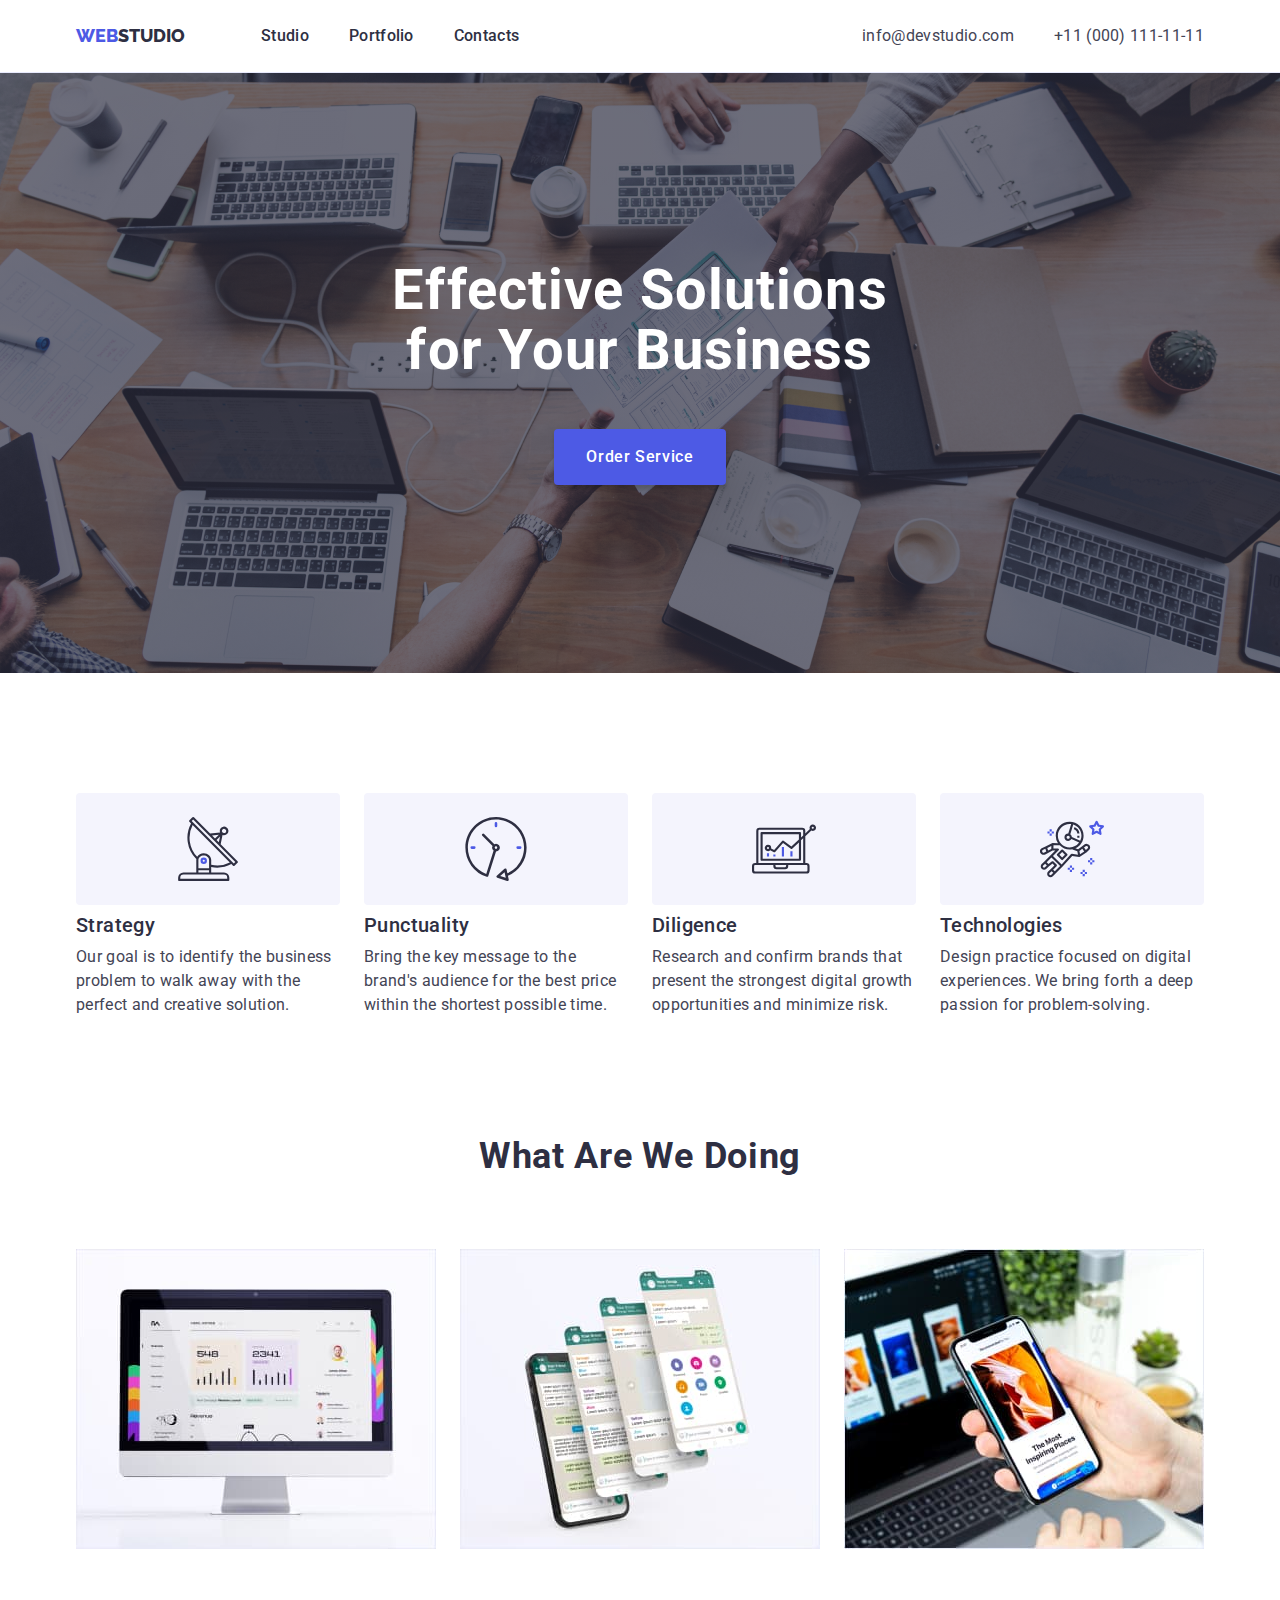
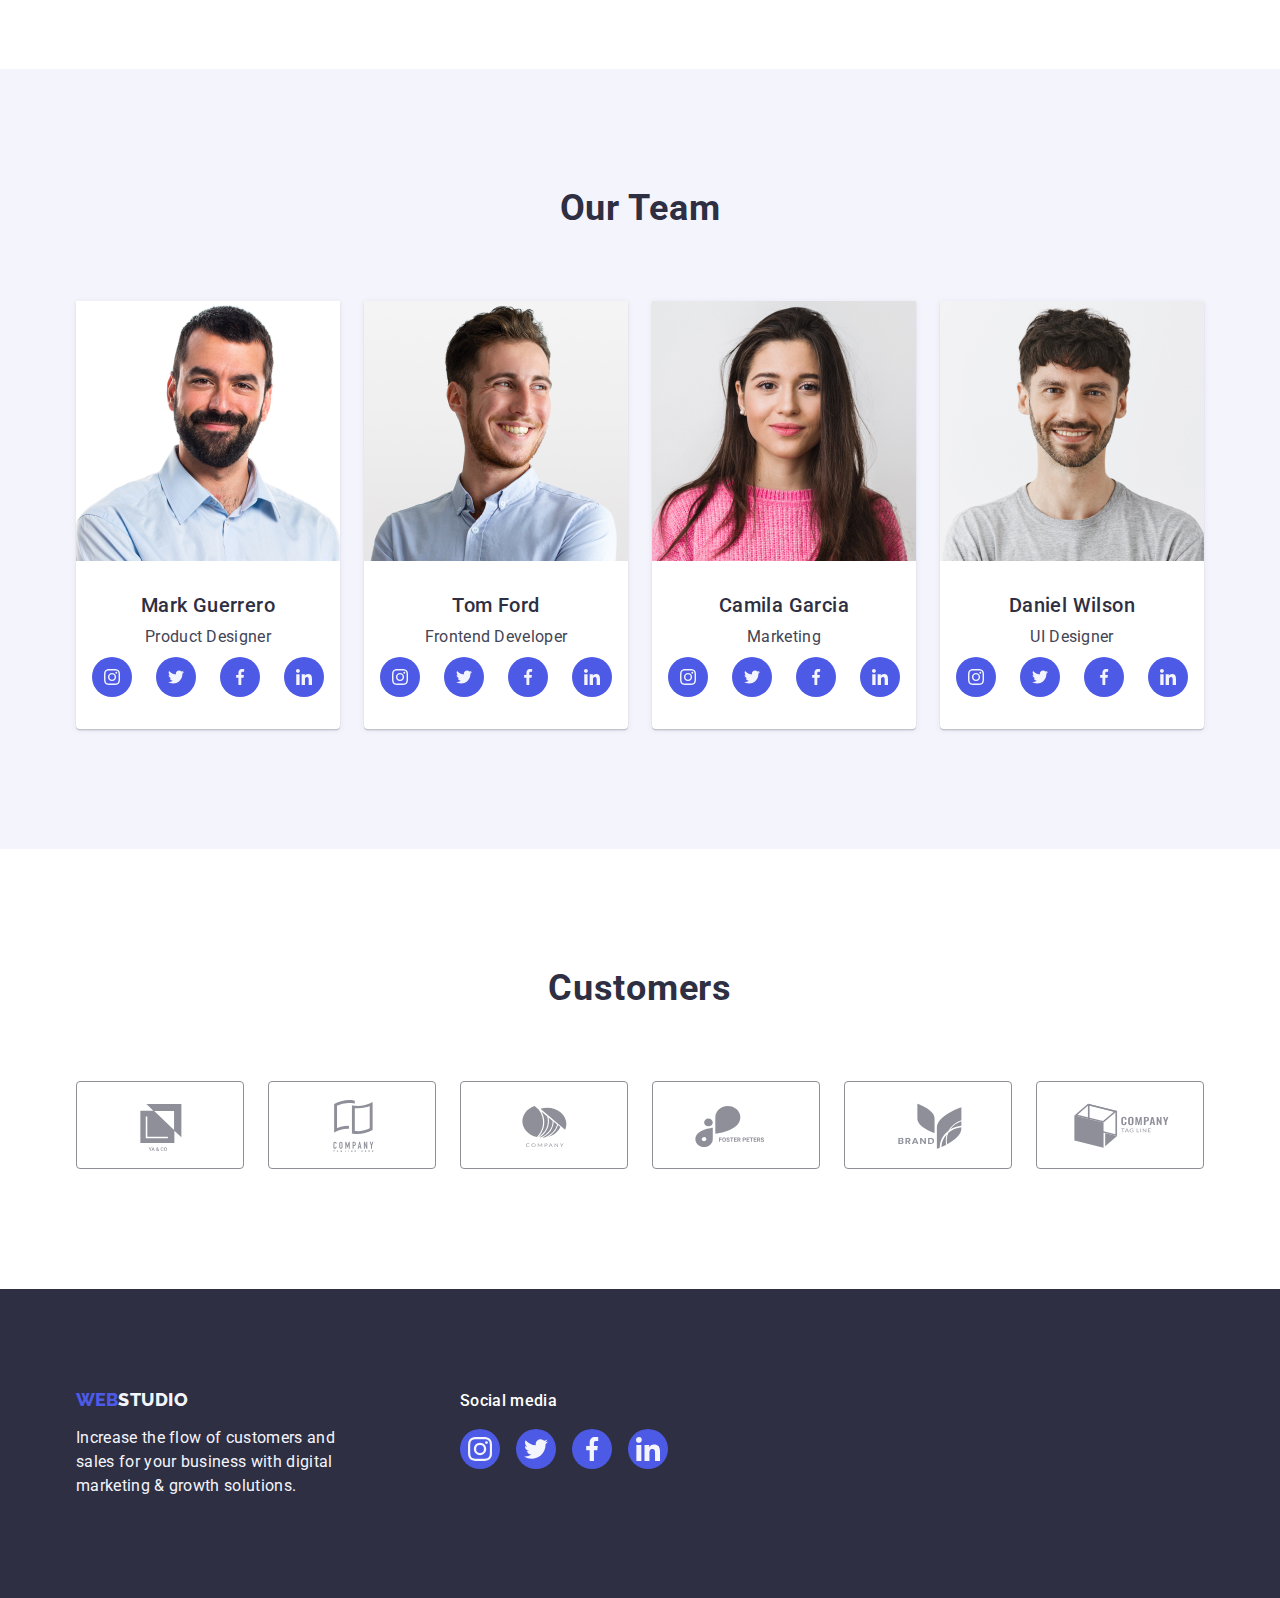
<file: index.html>
<!DOCTYPE html>
<html lang="en">
  <head>
    <meta charset="UTF-8" />
    <meta http-equiv="X-UA-Compatible" content="IE=edge" />
    <meta name="viewport" content="width=device-width, initial-scale=1.0" />
    <title>WebStudio</title>
    <link rel="preconnect" href="https://fonts.googleapis.com" />
    <link rel="preconnect" href="https://fonts.gstatic.com" crossorigin />
    <link
      href="https://fonts.googleapis.com/css2?family=Raleway:wght@800&family=Roboto:wght@400;500;700&display=swap"
      rel="stylesheet"
    />
    <link
      rel="stylesheet"
      href="https://cdnjs.cloudflare.com/ajax/libs/modern-normalize/1.1.0/modern-normalize.min.css"
    />
    <link rel="stylesheet" href="./css/styles.css" />
  </head>

  <body>
    <header class="page-header">
      <div class="container page-header-container">
        <nav class="page-navigation">
          <a href="./index.html" class="logo link"
            >Web<span class="dark-logo">Studio</span></a
          >
          <ul class="menu list">
            <li class="menu-item">
              <a href="./index.html" class="menu-link link">Studio</a>
            </li>
            <li class="menu-item">
              <a href="./portfolio.html" class="menu-link link">Portfolio</a>
            </li>
            <li class="menu-item">
              <a href="" class="menu-link link">Contacts</a>
            </li>
          </ul>
        </nav>
        <address class="contacts">
          <ul class="contact list">
            <li class="contact-item">
              <a href="mailto:info@devstudio.com" class="contact-link link"
                >info@devstudio.com</a
              >
            </li>
            <li class="contact-item">
              <a href="tel:+110001111111" class="contact-link link"
                >+11 (000) 111-11-11</a
              >
            </li>
          </ul>
        </address>
      </div>
    </header>

    <main>
      <!-- Hero-->

      <section class="hero">
        <div class="container">
          <h1 class="main-title">Effective Solutions for Your Business</h1>
          <button type="button" class="main-button">Order Service</button>
        </div>
      </section>

      <!--Plyusi Kompanii-->
      <section class="plyusi-companii section">
        <div class="container">
          <h2 hidden class="companii">Plyusi Kompanii</h2>
          <ul class="list companii-list">
            <li class="companii-item">
              <div class="companii-icon">
                <svg
                  class="companii-img-icon"
                  width="64" height="64"
                  aria-label="icon antenna"
                >
                  <use href="./images/icons.svg#icon-antenna"></use>
                </svg>
              </div>
              <h3 class="companii-title">Strategy</h3>
              <p class="companii-description">
                Our goal is to identify the business problem to walk away with
                the perfect and creative solution.
              </p>
            </li>
            <li class="companii-item">
              <div class="companii-icon">
                <svg
                  class="companii-img-icon"
                  width="64"
                  height="64"
                  aria-label="icon clock"
                >
                  <use href="./images/icons.svg#icon-clock"></use>
                </svg>
              </div>
              <h3 class="companii-title">Punctuality</h3>
              <p class="companii-description">
                Bring the key message to the brand's audience for the best price
                within the shortest possible time.
              </p>
            </li>
            <li class="companii-item">
              <div class="companii-icon">
                <svg
                  class="companii-img-icon"
                  width="64"
                  height="64"
                  aria-label="icon diagram"
                >
                  <use href="./images/icons.svg#icon-diagram"></use>
                </svg>
              </div>
              <h3 class="companii-title">Diligence</h3>
              <p class="companii-description">
                Research and confirm brands that present the strongest digital
                growth opportunities and minimize risk.
              </p>
            </li>
            <li class="companii-item">
              <div class="companii-icon">
                <svg
                  class="companii-img-icon"
                  width="64"
                  height="64"
                  aria-label="icon astronaut"
                >
                  <use href="./images/icons.svg#icon-astronaut"></use>
                </svg>
              </div>
              <h3 class="companii-title">Technologies</h3>
              <p class="companii-description">
                Design practice focused on digital experiences. We bring forth a
                deep passion for problem-solving.
              </p>
            </li>
          </ul>
        </div>
      </section>
      <!--What are we doing-->
      <section class="servises section">
        <div class="container">
          <h2 class="servise-title">What are we doing</h2>
          <ul class="list servise-list">
            <li class="servise-item">
              <img
                class="servise-img"
                src="./images/img1.jpg"
                alt="PC version"
                width="360"
              />
            </li>
            <li class="servise-item">
              <img
                class="servise-img"
                src="./images/img3.jpg"
                alt="Mobile version"
                width="360"
              />
            </li>
            <li class="servise-item">
              <img
                class="servise-img"
                src="./images/img2.jpg"
                alt="Both version"
                width="360"
              />
            </li>
          </ul>
        </div>
      </section>
      <!--Our team-->
      <section class="our-team section">
        <div class="container">
          <h2 class="our-team-title">Our Team</h2>
          <ul class="list our-team-list">
            <li class="our-team-item">
              <img
                class="our-team-img"
                src="./images/photo.jpg"
                alt="photo"
                width="264"
              />
              <div class="our-team-list-text-content">
                <h3 class="our-team-name">Mark Guerrero</h3>
                <p class="our-team-position">Product Designer</p>
                <ul class="social-list">
                  <li class="social-list-item list">
                    <a href="" class="social-list-link link">
                      <svg
                        class="social-list-icon"
                        aria-label="icon instagram"
                        width="16"
                        height="16"
                      >
                        <use href="./images/icons.svg#icon-instagram"></use>
                      </svg>
                    </a>
                  </li>
                  <li class="social-list-item list">
                    <a href="" class="social-list-link link">
                      <svg
                        class="social-list-icon"
                        aria-label="icon twitter"
                        width="16"
                        height="16"
                      >
                        <use href="./images/icons.svg#icon-twitter"></use>
                      </svg>
                    </a>
                  </li>
                  <li class="social-list-item list">
                    <a href="" class="social-list-link link">
                      <svg
                        class="social-list-icon"
                        aria-label="icon facebook"
                        width="16"
                        height="16"
                      >
                        <use href="./images/icons.svg#icon-facebook"></use>
                      </svg>
                    </a>
                  </li>
                  <li class="social-list-item list">
                    <a href="" class="social-list-link link">
                      <svg
                        class="social-list-icon"
                        aria-label="icon linkedin"
                        width="16"
                        height="16"
                      >
                        <use href="./images/icons.svg#icon-linkedin"></use>
                      </svg>
                    </a>
                  </li>
                </ul>
              </div>
            </li>
            <li class="our-team-item">
              <img
                class="our-team-img"
                src="./images/photo1.jpg"
                alt="photo"
                width="264"
              />
              <div class="our-team-list-text-content">
                <h3 class="our-team-name">Tom Ford</h3>
                <p class="our-team-position">Frontend Developer</p>
                <ul class="social-list">
                  <li class="social-list-item list">
                    <a href="" class="social-list-link link">
                      <svg
                        class="social-list-icon"
                        aria-label="icon instagram"
                        width="16"
                        height="16"
                      >
                        <use href="./images/icons.svg#icon-instagram"></use>
                      </svg>
                    </a>
                  </li>
                  <li class="social-list-item list">
                    <a href="" class="social-list-link link">
                      <svg
                        class="social-list-icon"
                        aria-label="icon twitter"
                        width="16"
                        height="16"
                      >
                        <use href="./images/icons.svg#icon-twitter"></use>
                      </svg>
                    </a>
                  </li>
                  <li class="social-list-item list">
                    <a href="" class="social-list-link link">
                      <svg
                        class="social-list-icon"
                        aria-label="icon facebook"
                        width="16"
                        height="16"
                      >
                        <use href="./images/icons.svg#icon-facebook"></use>
                      </svg>
                    </a>
                  </li>
                  <li class="social-list-item list">
                    <a href="" class="social-list-link link">
                      <svg
                        class="social-list-icon"
                        aria-label="icon linkedin"
                        width="16"
                        height="16"
                      >
                        <use href="./images/icons.svg#icon-linkedin"></use>
                      </svg>
                    </a>
                  </li>
                </ul>
              </div>
            </li>
            <li class="our-team-item">
              <img
                class="our-team-img"
                src="./images/photo3.jpg"
                alt="photo"
                width="264"
              />
              <div class="our-team-list-text-content">
                <h3 class="our-team-name">Camila Garcia</h3>
                <p class="our-team-position">Marketing</p>
                <ul class="social-list">
                  <li class="social-list-item list">
                    <a href="" class="social-list-link link">
                      <svg
                        class="social-list-icon"
                        aria-label="icon instagram"
                        width="16"
                        height="16"
                      >
                        <use href="./images/icons.svg#icon-instagram"></use>
                      </svg>
                    </a>
                  </li>
                  <li class="social-list-item list">
                    <a href="" class="social-list-link link">
                      <svg
                        class="social-list-icon"
                        aria-label="icon twitter"
                        width="16"
                        height="16"
                      >
                        <use href="./images/icons.svg#icon-twitter"></use>
                      </svg>
                    </a>
                  </li>
                  <li class="social-list-item list">
                    <a href="" class="social-list-link link">
                      <svg
                        class="social-list-icon"
                        aria-label="icon facebook"
                        width="16"
                        height="16"
                      >
                        <use href="./images/icons.svg#icon-facebook"></use>
                      </svg>
                    </a>
                  </li>
                  <li class="social-list-item list">
                    <a href="" class="social-list-link link">
                      <svg
                        class="social-list-icon"
                        aria-label="icon linkedin"
                        width="16"
                        height="16"
                      >
                        <use href="./images/icons.svg#icon-linkedin"></use>
                      </svg>
                    </a>
                  </li>
                </ul>
              </div>
            </li>
            <li class="our-team-item">
              <img
                class="our-team-img"
                src="./images/photo2.jpg"
                alt="photo"
                width="264"
              />
              <div class="our-team-list-text-content">
                <h3 class="our-team-name">Daniel Wilson</h3>
                <p class="our-team-position">UI Designer</p>
                <ul class="social-list">
                  <li class="social-list-item list">
                    <a href="" class="social-list-link link">
                      <svg
                        class="social-list-icon"
                        aria-label="icon instagram"
                        width="16"
                        height="16"
                      >
                        <use href="./images/icons.svg#icon-instagram"></use>
                      </svg>
                    </a>
                  </li>
                  <li class="social-list-item list">
                    <a href="" class="social-list-link link">
                      <svg
                        class="social-list-icon"
                        aria-label="icon twitter"
                        width="16"
                        height="16"
                      >
                        <use href="./images/icons.svg#icon-twitter"></use>
                      </svg>
                    </a>
                  </li>
                  <li class="social-list-item list">
                    <a href="" class="social-list-link link">
                      <svg
                        class="social-list-icon"
                        aria-label="icon facebook"
                        width="16"
                        height="16"
                      >
                        <use href="./images/icons.svg#icon-facebook"></use>
                      </svg>
                    </a>
                  </li>
                  <li class="social-list-item list">
                    <a href="" class="social-list-link link">
                      <svg
                        class="social-list-icon"
                        aria-label="icon linkedin"
                        width="16"
                        height="16"
                      >
                        <use href="./images/icons.svg#icon-linkedin"></use>
                      </svg>
                    </a>
                  </li>
                </ul>
              </div>
            </li>
          </ul>
        </div>
      </section>
      <!-- Customers -->
      <section class="customers section">
        <div class="customers-container container">
          <h2 class="customers-title">Customers</h2>
          <ul class="customers-list list">
            <li class="customer-list-item">
              <a class="customers-link link" href="">
                <svg
                  class="customers-icon"
                  width="104"
                  height="56"
                  aria-label="logo company"
                >
                  <use href="./images/icons.svg#icon-logo_ya"></use>
                </svg>
              </a>
            </li>
            <li class="customer-list-item">
              <a class="customers-link link" href="">
                <svg
                  class="customers-icon"
                  width="104"
                  height="56"
                  aria-label="logo company"
                >
                  <use href="./images/icons.svg#icon-logo_taclinc"></use>
                </svg>
              </a>
            </li>
            <li class="customer-list-item">
              <a class="customers-link link" href="">
                <svg
                  class="customers-icon"
                  width="104"
                  height="56"
                  aria-label="logo company"
                >
                  <use href="./images/icons.svg#icon-logo_company"></use>
                </svg>
              </a>
            </li>
            <li class="customer-list-item">
              <a class="customers-link link" href="">
                <svg
                  class="customers-icon"
                  width="104"
                  height="56"
                  aria-label="logo company"
                >
                  <use href="./images/icons.svg#icon-logo_fooster"></use>
                </svg>
              </a>
            </li>
            <li class="customer-list-item">
              <a class="customers-link link" href="">
                <svg
                  class="customers-icon"
                  width="104"
                  height="56"
                  aria-label="logo company"
                >
                  <use href="./images/icons.svg#icon-logo_brand"></use>
                </svg>
              </a>
            </li>
            <li class="customer-list-item">
              <a class="customers-link link" href="">
                <svg
                  class="customers-icon"
                  width="104"
                  height="56"
                  aria-label="logo company"
                >
                  <use href="./images/icons.svg#icon-logo_tag"></use>
                </svg>
              </a>
            </li>
          </ul>
        </div>
      </section>
    </main>
    <footer class="footer">
      <div class="footer-container container">
        <div class="footer-info">
          <a href="./index.html" class="logo-footer link"
            >Web<span class="white-logo">Studio</span></a
          >
          <p class="footer-description">
            Increase the flow of customers and sales for your business with
            digital marketing & growth solutions.
          </p>
        </div>
        <div class="footer-link">
          <p class="social-media-title">Social media</p>
          <ul class="social-media-list list">
            <li class="social-media-item">
              <a class="social-media-link link" href="">
                <svg class="social-media-icon" width="24" height="24">
                  <use href="./images/icons.svg#icon-instagram"></use>
                </svg>
              </a>
            </li>
            <li class="social-media-item">
              <a class="social-media-link link" href="">
                <svg class="social-media-icon" width="24" height="24">
                  <use href="./images/icons.svg#icon-twitter"></use>
                </svg>
              </a>
            </li>
            <li class="social-media-item">
              <a class="social-media-link link" href="">
                <svg class="social-media-icon" width="24" height="24">
                  <use href="./images/icons.svg#icon-facebook"></use>
                </svg>
              </a>
            </li>
            <li class="social-media-item">
              <a class="social-media-link link" href="">
                <svg class="social-media-icon" width="24" height="24">
                  <use href="./images/icons.svg#icon-linkedin"></use>
                </svg>
              </a>
            </li>
          </ul>
        </div>
      </div>
    </footer>
  </body>
</html>
</file>
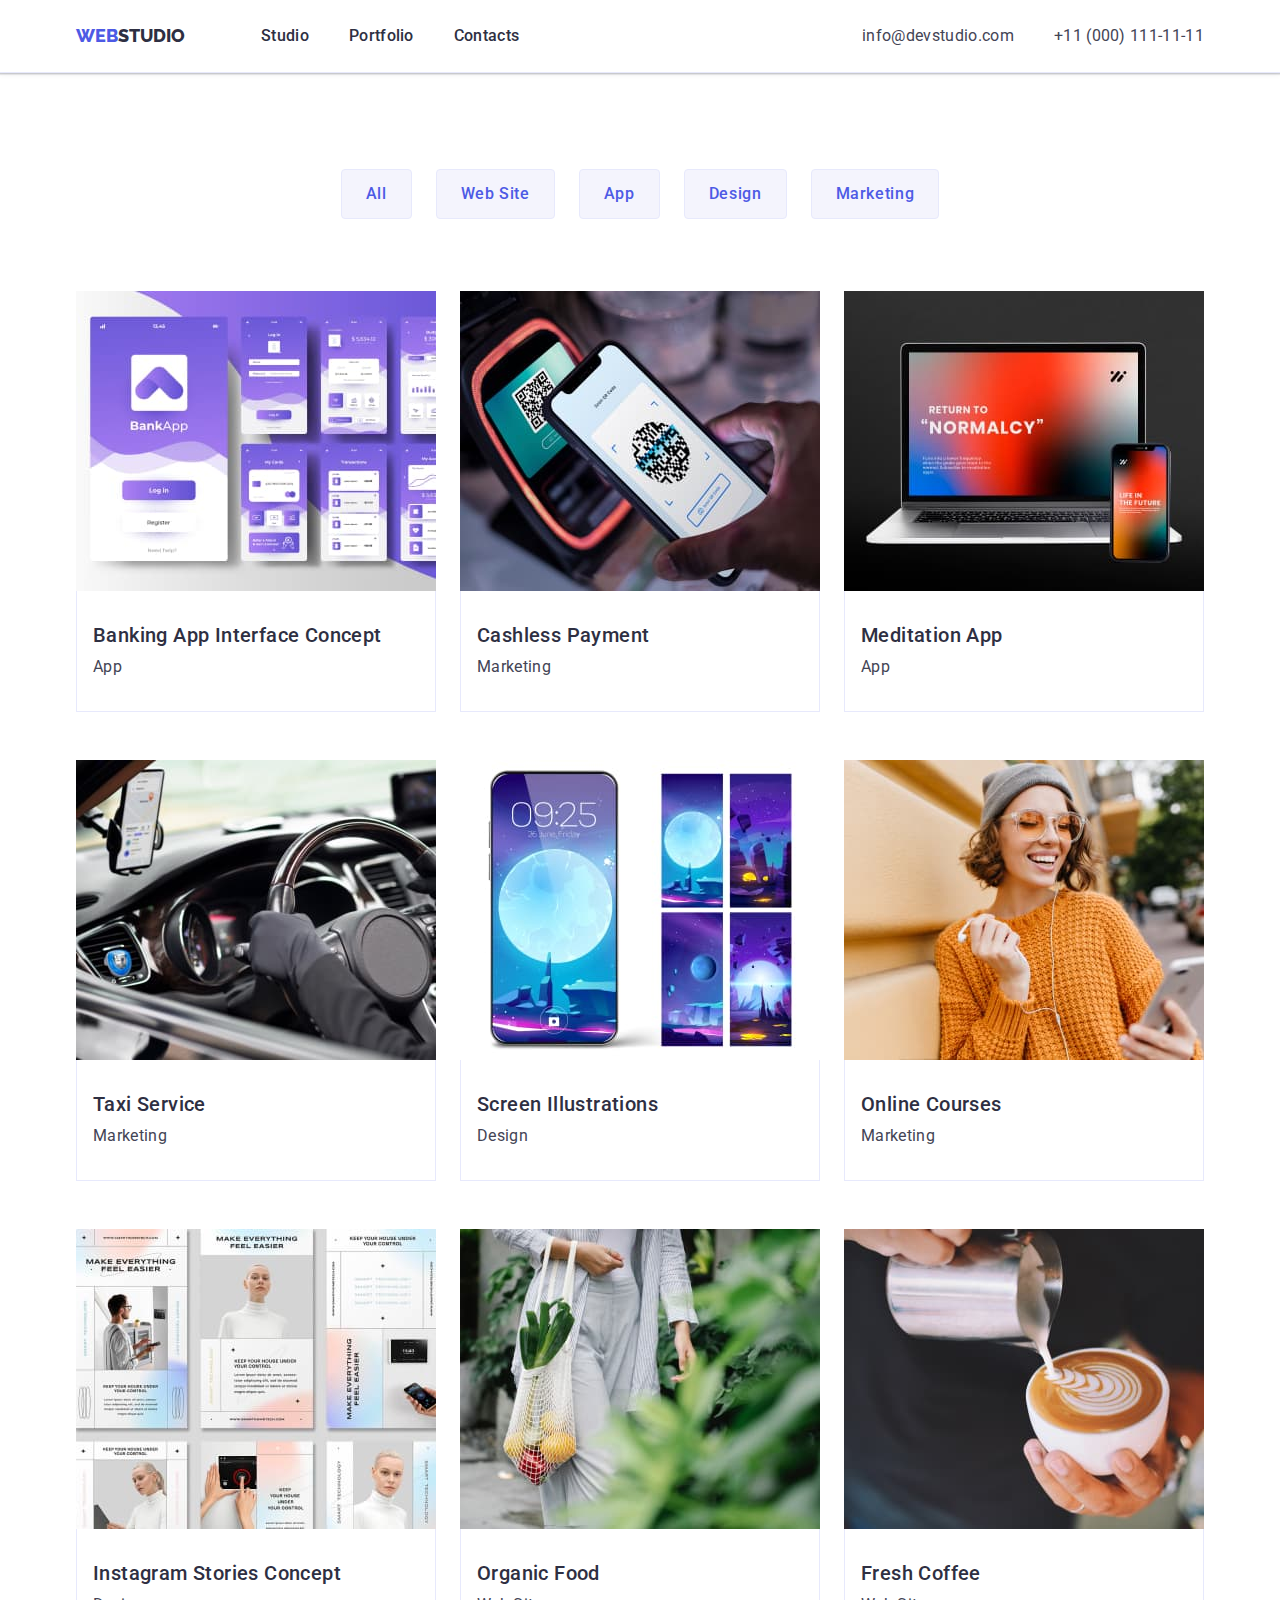
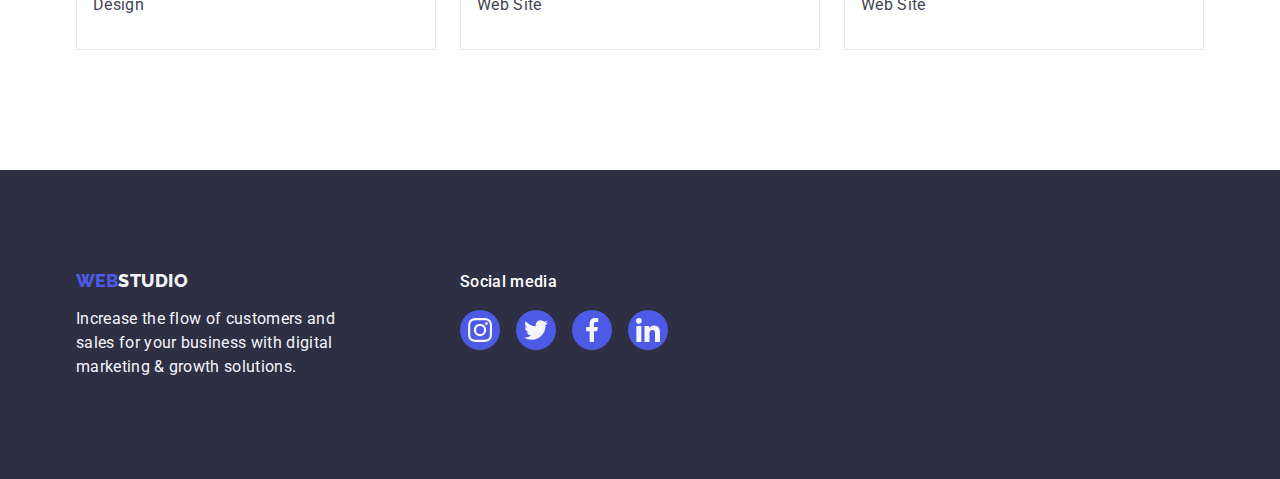
<file: portfolio.html>
<!DOCTYPE html>
<html lang="en">
  <head>
    <meta charset="UTF-8" />
    <meta http-equiv="X-UA-Compatible" content="IE=edge" />
    <meta name="viewport" content="width=device-width, initial-scale=1.0" />
    <title>Portfolio</title>
    <link rel="preconnect" href="https://fonts.googleapis.com">
    <link rel="preconnect" href="https://fonts.gstatic.com" crossorigin>
    <link href="https://fonts.googleapis.com/css2?family=Raleway:wght@800&family=Roboto:wght@400;500;700&display=swap" rel="stylesheet">
    <link rel="stylesheet" href="https://cdnjs.cloudflare.com/ajax/libs/modern-normalize/1.1.0/modern-normalize.min.css">
    <link rel="stylesheet" href="./css/styles.css" />
  </head>
  <body>
    <header class="page-header">
      <div class="container page-header-container">
      <nav class="page-navigation">
        <a href="./index.html" class="logo link"
          >Web<span class="dark-logo">Studio</span></a
        >
        <ul class="menu list">
          <li class="menu-item">
            <a href="./index.html" class="menu-link link">Studio</a>
          </li>
          <li class="menu-item">
            <a href="./portfolio.html" class="menu-link link">Portfolio</a>
          </li>
          <li class="menu-item">
            <a href="" class="menu-link link">Contacts</a>
          </li>
        </ul>
      </nav>
      <address class="contacts">
        <ul class="contact list">
          <li class="contact-item">
            <a href="mailto:info@devstudio.com" class="contact-link link"
              >info@devstudio.com</a
            >
          </li>
          <li class="contact-item">
            <a href="tel:+110001111111" class="contact-link link"
              >+11 (000) 111-11-11</a
            >
          </li>
        </ul>
      </address>
    </div>
    </header>
    <main>
      <section class="filters">
        <div class="container">
        <!--Filters-->
        <h1 hidden>Filters</h1>
        <ul class="filtres-button-list list">
          <li class="filtres-item">
            <button type="button" class="modal-open-button">All</button>
          </li>
          <li class="filtres-item">
            <button class="modal-open-button" type="button">Web Site</button>
          </li>
          <li class="filtres-item">
            <button class="modal-open-button" type="button">App</button>
          </li>
          <li class="filtres-item">
            <button class="modal-open-button" type="button">Design</button>
          </li>
          <li class="filtres-item">
            <button class="modal-open-button" type="button">Marketing</button>
          </li>
        </ul>
        <!-- Project Card 1 -->
        <ul class="list card-list">
          <li class="card-item">
            <a href="" class="link card-link">
              <img
                class="card-img"
                src="./images/bank.jpg"
                alt="banking app"
                width="360"
                height="300"
              />
              <div class="card--list-text-content">
              <h2 class="card-title">Banking App Interface Concept</h2>
              <p class="card-description">App</p></div>
            </a>
          </li>
          <li class="card-item">
            <a href="" class="link card-link">
              <img
                class="card-img"
                src="./images/payment.jpg"
                alt="payment"
                width="360"
                height="300"
              />
              <div  class="card--list-text-content">
              <h2 class="card-title">Cashless Payment</h2>
              <p class="card-description">Marketing</p></div>
            </a>
          </li>
          <li class="card-item">
            <a href="" class="link card-link">
              <img
                class="card-img"
                src="./images/meditation.jpg"
                alt="meditation app"
                width="360"
                height="300"
              />
              <div  class="card--list-text-content">
              <h2 class="card-title">Meditation App</h2>
              <p class="card-description">App</p>
            </div></a
            >
          </li>
          <li class="card-item">
            <a href="" class="link card-link">
              <img
                class="card-img"
                src="./images/taxi.jpg"
                alt="taxi"
                width="360"
                height="300"
              />
              <div  class="card--list-text-content">
              <h2 class="card-title">Taxi Service</h2>
              <p class="card-description">Marketing</p>
            </div>
            </a>
          </li>
          <li class="card-item">
            <a href="" class="link card-link">
              <img
                class="card-img"
                src="./images/screen.jpg"
                alt="screen illustrations"
                width="360"
                height="300"
              />
              <div  class="card--list-text-content">
              <h2 class="card-title">Screen Illustrations</h2>
              <p class="card-description">Design</p>
            </div></a
            >
          </li>
          <li class="card-item">
            <a href="" class="link card-link">
              <img
                class="card-img"
                src="./images/online.jpg"
                alt="online courses"
                width="360"
                height="300"
              />
              <div  class="card--list-text-content">
              <h2 class="card-title">Online Courses</h2>
              <p class="card-description">Marketing</p>
            </div></a
            >
          </li>

          <li class="card-item">
            <a href="" class="link card-link">
              <img
                class="card-img"
                src="./images/instagram.jpg"
                alt="instagram stories "
                width="360"
                height="300"
              />
              <div  class="card--list-text-content">
              <h2 class="card-title">Instagram Stories Concept</h2>
              <p class="card-description">Design</p></div>
            </a>
          </li>
          <li class="card-item">
            <a href="" class="link card-link">
              <img
                class="card-img"
                src="./images/food.jpg"
                alt="food"
                width="360"
                height="300"
              />
              <div  class="card--list-text-content">
              <h2 class="card-title">Organic Food</h2>
              <p class="card-description">Web Site</p>
            </div></a
            >
          </li>
          <li class="card-item">
            <a href="" class="link card-link"
              ><img
                class="card-img"
                src="./images/coffee.jpg"
                alt="coffee"
                width="360"
                height="300"
              />
              <div  class="card--list-text-content">
              <h2 class="card-title">Fresh Coffee</h2>
              <p class="card-description">Web Site</p>
            </div></a
            >
          </li>
        </ul>
      </div>
      </section>
    </main>
    <footer class="footer">
      <div class="footer-container container">
        <div class="footer-info">
          <a href="./index.html" class="logo-footer link"
            >Web<span class="white-logo">Studio</span></a
          >
          <p class="footer-description">
            Increase the flow of customers and sales for your business with
            digital marketing & growth solutions.
          </p>
        </div>
        <div class="footer-link">
          <p class="social-media-title">Social media</p>
          <ul class="social-media-list list">
            <li class="social-media-item">
              <a class="social-media-link link" href="">
                <svg class="social-media-icon" width="24" height="24">
                  <use href="./images/icons.svg#icon-instagram"></use>
                </svg>
              </a>
            </li>
            <li class="social-media-item">
              <a class="social-media-link link" href="">
                <svg class="social-media-icon" width="24" height="24">
                  <use href="./images/icons.svg#icon-twitter"></use>
                </svg>
              </a>
            </li>
            <li class="social-media-item">
              <a class="social-media-link link" href="">
                <svg class="social-media-icon" width="24" height="24">
                  <use href="./images/icons.svg#icon-facebook"></use>
                </svg>
              </a>
            </li>
            <li class="social-media-item">
              <a class="social-media-link link" href="">
                <svg class="social-media-icon" width="24" height="24">
                  <use href="./images/icons.svg#icon-linkedin"></use>
                </svg>
              </a>
            </li>
          </ul>
        </div>
      </div>
    </footer>
  </body>
</html>
</file>
<file: css/styles.css>
:root {
  --primary-font: "Roboto", sans-serif;
  --secondary-font: "Raleway", sans-serif;
  --primary-text-color: #2e2f42;
  --secondary-text-color: #434455;
  --text-color-hover: #4d5ae5;
  --accent-color: #404bbf;
  --backround-color: #ffffff;
  --background-btn-filtres: #f4f4fd;
  --background-border: #e7e9fc;
  --color-icon: #8e8f99;
}
.list {
  list-style: none;
}

.link {
  text-decoration: none;
}

button {
  cursor: pointer;
}

h1,
h2,
h3,
h4,
h5,
h6,
p {
  margin-top: 0;
  margin-bottom: 0;
}

ul,
ol {
  margin-top: 0;
  margin-bottom: 0;
  padding-left: 0;
}

img {
  display: block;
}

body {
  font-family: var(--primary-font);
  color: var(--secondary-text-color);
  background-color: var(--backround-color);
}

.container {
  width: 1158px;
  padding-left: 15px;
  padding-right: 15px;
  margin: 0 auto;
}
.section {
  padding-top: 120px;
  padding-bottom: 120px;
}

/* studio */

/* header */
.page-header-container {
  display: flex;
  align-items: center;
}
.page-header {
  display: flex;
  align-items: center;
  border-bottom: 1px solid #e7e9fc;
  box-shadow: 0px 2px 1px rgba(46, 47, 66, 0.08),
    0px 1px 1px rgba(46, 47, 66, 0.16), 0px 1px 6px rgba(46, 47, 66, 0.08);
}
.page-navigation {
  display: flex;
  align-items: center;
}
.menu {
  display: flex;
  align-items: center;
  gap: 40px;
}
.menu-item {
  padding: 24px 0;
}
/* logo */
.logo {
  margin-right: 76px;
  font-family: var(--secondary-font);
  font-weight: 800;
  font-size: 18px;
  line-height: 1.17;
  text-transform: uppercase;
  color: var(--text-color-hover);
}
.dark-logo {
  font-family: var(--secondary-font);
  font-weight: 800;
  font-size: 18px;
  line-height: 1.17;
  text-transform: uppercase;
  color: var(--primary-text-color);
}

/* navigation */
.menu-link {
  padding: 24px 0;
  font-weight: 500;
  font-size: 16px;
  line-height: 1.5;
  letter-spacing: 0.02em;
  color: var(--primary-text-color);
}

.menu-link:hover,
.menu-link:focus {
  color: var(--accent-color);
}
/* contact */
.contacts {
  margin-left: auto;
}
.contact {
  font-style: normal;
  display: flex;
  align-items: center;
  gap: 40px;
}
.contact-link {
  font-weight: 400;
  font-size: 16px;
  line-height: 1.5;
  letter-spacing: 0.02em;
  color: var(--secondary-text-color);
}
.contact-link:hover,
.contact-link:focus {
  color: var(--accent-color);
}
/* hero */

.hero {
  max-width: 1440px;
  height: 600px;
  margin-left: auto;
  margin-right: auto;
  background-color: var(--primary-text-color);
  background-image: linear-gradient(
      rgba(46, 47, 66, 0.7),
      rgba(46, 47, 66, 0.7)
    ),
    url(../images/hero.jpg);
  background-repeat: no-repeat;
  background-position: center;
  background-size: cover;
  padding-top: 188px;
  padding-bottom: 188px;
}

.main-title {
  max-width: 496px;
  margin-left: auto;
  margin-right: auto;
  font-weight: 700;
  font-size: 56px;
  line-height: 1.07;
  text-align: center;
  letter-spacing: 0.02em;
  color: var(--backround-color);
}
.main-button {
  box-shadow: 0px 4px 4px rgba(0, 0, 0, 0.15);
  border: none;
  display: block;
  margin: 48px auto 0 auto;
  align-items: center;
  padding: 16px 32px;
  min-width: 169px;
  border-radius: 4px;
  font-family: var(--primary-font);
  font-weight: 500;
  font-size: 16px;
  line-height: 1.5;
  letter-spacing: 0.04em;
  color: var(--backround-color);
  background-color: var(--text-color-hover);
  border-color: var(--text-color-hover);
}

.main-button:hover,
.main-button:focus {
  background-color: var(--accent-color);
}

/* plyusi companii */
.companii-list {
  display: flex;
  gap: 24px;
}
.companii-item {
  flex-basis: calc((100%-72px) / 4);
}

.companii-title {
  margin-bottom: 8px;
  font-weight: 500;
  font-size: 20px;
  line-height: 1.2;
  letter-spacing: 0.02em;
  color: var(--primary-text-color);
}
.companii-description {
  font-weight: 400;
  font-size: 16px;
  line-height: 1.5;
  letter-spacing: 0.02em;
  color: var(--secondary-text-color);
}
/* Companii icon */
.companii-icon {
  display: flex;
  align-items: center;
  justify-content: center;
  border-radius: 4px;
  background-color: var(--background-btn-filtres);
  width: 264px;
  height: 112px;
  margin-bottom: 8px;
}

/* what are we doing */
.servises {
  padding-top: 0;
}
.servise-list {
  display: flex;
  gap: 24px;
}
.servise-item {
  flex-basis: calc((100%-48px) / 3);
}
.servise-title {
  max-width: 350px;
  margin-left: auto;
  margin-right: auto;
  margin-bottom: 72px;
  font-weight: 700;
  font-size: 36px;
  line-height: 1.11;
  text-align: center;
  letter-spacing: 0.02em;
  text-transform: capitalize;
  color: var(--primary-text-color);
}
/* our-team */
.our-team {
  background-color: var(--background-btn-filtres);
}
.our-team-list {
  display: flex;
  gap: 24px;
}
.our-team-item {
  background-color: var(--backround-color);
  flex-basis: calc((100%-72px) / 4);
  border-radius: 0px 0px 4px 4px;
  box-shadow: 0px 1px 6px rgba(46, 47, 66, 0.08),
    0px 1px 1px rgba(46, 47, 66, 0.16), 0px 2px 1px rgba(46, 47, 66, 0.08);
}

.our-team-list-text-content {
  padding: 32px 0;
}
.our-team-title {
  width: 180px;
  margin-left: auto;
  margin-right: auto;
  margin-bottom: 72px;
  font-weight: 700;
  font-size: 36px;
  line-height: 1.11;
  text-align: center;
  letter-spacing: 0.02em;
  text-transform: capitalize;
  color: var(--primary-text-color);
}
.our-team-name {
  margin-bottom: 8px;
  text-align: center;
  font-weight: 500;
  font-size: 20px;
  line-height: 1.2;
  letter-spacing: 0.02em;
  color: var(--primary-text-color);
}
.our-team-position {
  text-align: center;
  font-weight: 400;
  font-size: 16px;
  line-height: 1.5;
  letter-spacing: 0.02em;
  color: var(--secondary-text-color);
  margin-bottom: 8px;
}
.social-list {
  display: flex;
  justify-content: center;
  gap: 24px;
}
.social-list-link {
  display: flex;
  justify-content: center;
  align-items: center;
  width: 40px;
  height: 40px;
  background-color: #4d5ae5;
  border-radius: 50%;
}
.social-list-icon {
  fill: #f4f4fd;
}
.social-list-link:hover,
.social-list-link:focus {
  background-color: #404bbf;
}
/* Customers */
.customers-title {
  font-weight: 700;
  font-size: 36px;
  line-height: 1.1;
  text-align: center;
  letter-spacing: 0.02em;
  text-transform: capitalize;
  color: var(--primary-text-color);
  margin-bottom: 72px;
}
.customers-list {
  display: flex;
  justify-content: center;
  gap: 24px;
}
.customer-list-item {
  width: calc((100% - 120px) / 6);
  height: 88px;
}
.customers-link {
  display: flex;
  justify-content: center;
  width: 100%;
  height: 100%;
  color: var(--color-icon);
  border-radius: 4px;
  align-items: center;
  border: 1px solid #8e8f99;
  border-radius: 4px;
}
.customers-icon {
  fill: currentColor;
}
.customers-link:focus,
.customers-link:hover {
  border: 1px solid #404bbf;
  color: #404bbf;
}
/* footer */

.footer {
  background-color: var(--primary-text-color);
  padding: 100px 0;
}
.logo-footer {
  display: inline-block;
  margin-bottom: 16px;
  font-family: var(--secondary-font);
  font-weight: 800;
  font-size: 18px;
  line-height: 1.17;
  text-transform: uppercase;
  color: var(--text-color-hover);
}
.white-logo {
  font-family: var(--secondary-font);
  font-weight: 800;
  font-size: 18px;
  line-height: 1.17;
  letter-spacing: 0.03em;
  text-transform: uppercase;
  color: var(--background-btn-filtres);
}
.footer-description {
  max-width: 264px;
  font-weight: 400;
  font-size: 16px;
  line-height: 1.5;
  letter-spacing: 0.02em;
  color: var(--background-btn-filtres);
}
.footer-container {
  display: flex;
  align-items: baseline;
}
.footer-info {
  margin-right: 120px;
}
/* Social media */
.social-media-title {
  margin-bottom: 16px;
  font-weight: 500;
  font-size: 16px;
  line-height: 1.5;
  letter-spacing: 0.02em;
  color: var(--backround-color);
}
.social-media-list {
  display: flex;
  justify-content: center;
  gap: 16px;
}
.social-media-link {
  width: 40px;
  height: 40px;
  display: flex;
  justify-content: center;
  align-items: center;
  background-color: #4d5ae5;
  border-radius: 50%;
}
.social-media-icon {
  fill: #f4f4fd;
}
.social-media-link:hover,
.social-media-link:focus {
  background-color: #31d0aa;
}

/* portfolio */

/* main */
.filters {
  padding: 96px 0 120px;
}
.filtres-button-list {
  display: flex;
  margin-bottom: 72px;
  margin-left: auto;
  margin-right: auto;
  justify-content: center;
  gap: 24px;
}
.modal-open-button {
  border: 1px solid var(--background-border);
  padding: 12px 24px;
  border-radius: 4px;
  font-family: "Roboto", sans-serif;
  font-style: normal;
  font-weight: 500;
  font-size: 16px;
  line-height: 1.5;
  letter-spacing: 0.04em;
  color: var(--text-color-hover);
  background-color: var(--background-btn-filtres);
}
.modal-open-button:focus,
.modal-open-button:hover {
  box-shadow: 0px 3px 1px rgba(0, 0, 0, 0.1), 0px 2px 1px rgba(0, 0, 0, 0.08),
    0px 2px 2px rgba(0, 0, 0, 0.12);
  border: 1px solid transparent;
  color: var(--backround-color);
  background-color: var(--accent-color);
}
/* project card */
.card-link {
  display: block;
}
.card-link:focus,
.card-link:hover {
  box-shadow: 0px 1px 6px rgba(46, 47, 66, 0.08),
    0px 1px 1px rgba(46, 47, 66, 0.16), 0px 2px 1px rgba(46, 47, 66, 0.08);
}
.card-list {
  display: flex;
  flex-wrap: wrap;
  gap: 48px 24px;
}
.card--list-text-content {
  border: 1px solid #e7e9fc;
  border-top: none;
  padding: 32px 16px;
}
.card-item {
  width: 360px;
}
.card-item:nth-child(3n) {
  margin-right: 0;
}
.card-item:nth-last-child(-n + 3) {
  margin-bottom: 0;
}
.card-title {
  margin-bottom: 8px;
  font-weight: 500;
  font-size: 20px;
  line-height: 1.2;
  letter-spacing: 0.02em;
  color: var(--primary-text-color);
}
.card-description {
  font-weight: 400;
  font-size: 16px;
  line-height: 1.5;
  letter-spacing: 0.02em;
  color: var(--secondary-text-color);
}
.card-item:hover,
.card-item:focus {
  box-shadow: 0px 1px 6px rgba(46, 47, 66, 0.08),
    0px 1px 1px rgba(46, 47, 66, 0.16), 0px 2px 1px rgba(46, 47, 66, 0.08);
}
</file>
